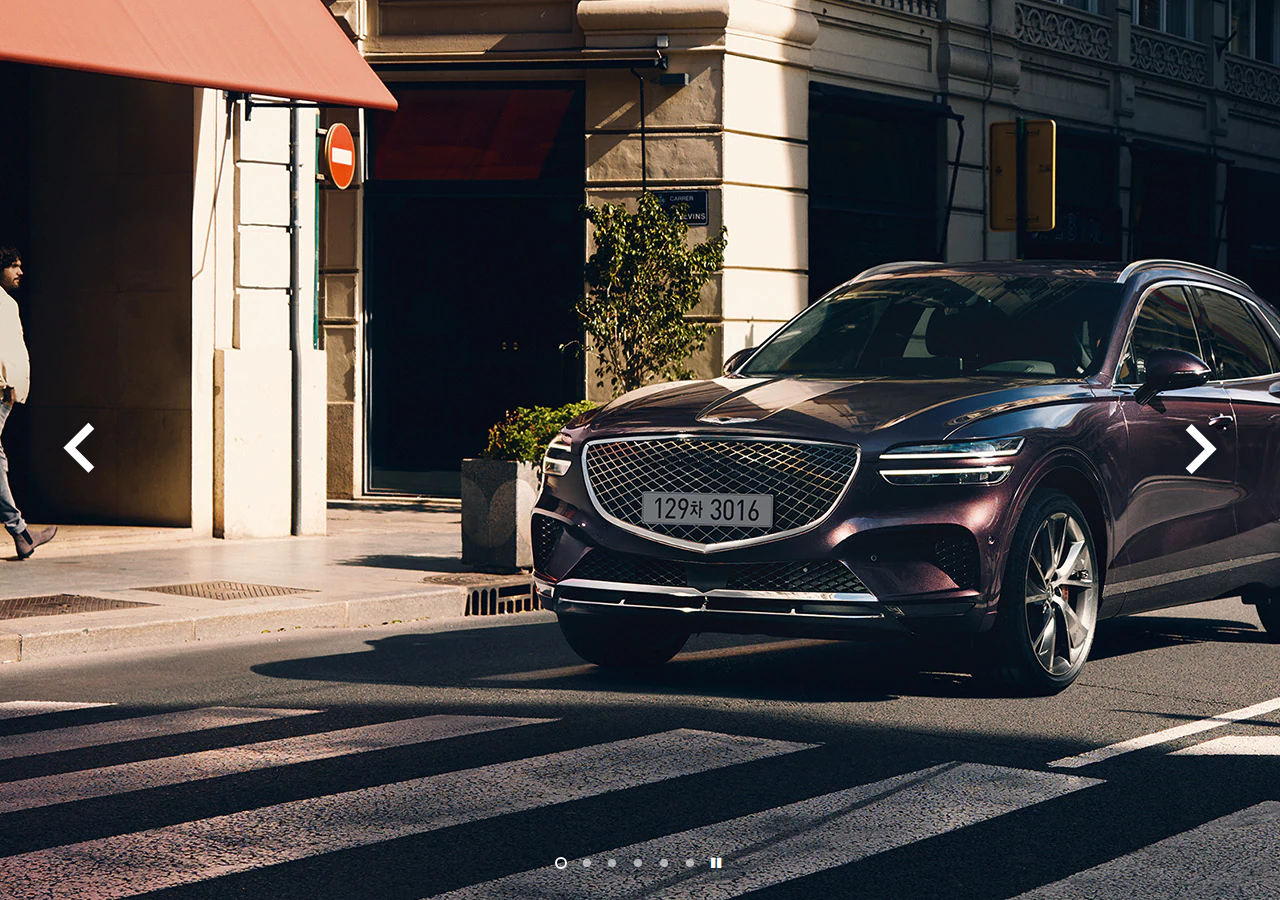
<file: index.html>
<!DOCTYPE html>
<html lang="ko">
<head>
  <meta charset="UTF-8">
  <meta http-equiv="X-UA-Compatible" content="IE=edge">
  <meta name="viewport" content="width=device-width, initial-scale=1.0">
  <title>제네시스 캐러셀슬라이드</title>
  <link rel="stylesheet" href="./css/style.css">
  <script src="./js/lib/jquery-1.12.4.min.js"></script>
  <link href="https://fonts.googleapis.com/icon?family=Material+Icons" rel="stylesheet">
  <link rel="stylesheet" href="https://cdnjs.cloudflare.com/ajax/libs/font-awesome/4.7.0/css/font-awesome.min.css">

</head>
<body>

  <div id="wrap">
    <header id="header"></header>
    <main id="main">
      <section id="section1">
        <div class="slide-container">
          <div class="slide-view">
            <ul class="slide-wrap">
              <li class="slide slide6"></li>
              <li class="slide slide1"></li>
              <li class="slide slide2"></li>
              <li class="slide slide3"></li>
              <li class="slide slide4"></li>
              <li class="slide slide5"></li>
              <li class="slide slide6"></li>
              <li class="slide slide1"></li>
            </ul>
          </div>
          <span class="next-btn-box"><a href="#" class="next-btn"><i class="material-icons">keyboard_arrow_right</i></a></span>
          <span class="prev-btn-box"><a href="#" class="prev-btn"><i class="material-icons">keyboard_arrow_left</i></a></span>

          <div class="page-btn-box">
            <span><a href="#" class="page-btn on"></a></span>
            <span><a href="#" class="page-btn"></a></span>
            <span><a href="#" class="page-btn"></a></span>
            <span><a href="#" class="page-btn"></a></span>
            <span><a href="#" class="page-btn"></a></span>
            <span><a href="#" class="page-btn"></a></span>
            <span><a href="#" class="pause-btn"><i class="fa fa-pause"></i></a></span>
          </div>

        </div>
      </section>
    </main>
    <footer id="footer"></footer>
  </div>
  
<script src="./js/genesis.js"></script>  
</body>
</html>
</file>
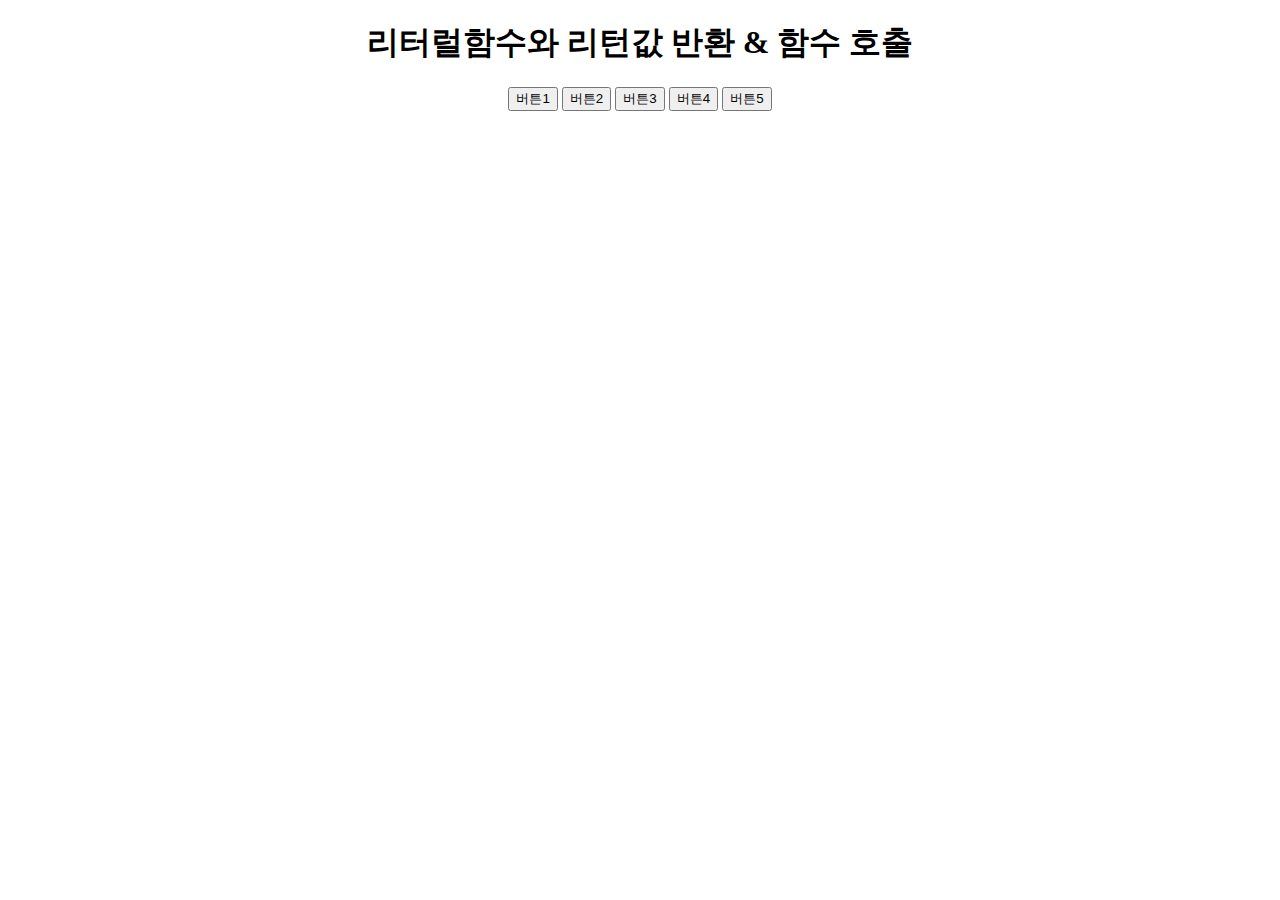
<file: 함수_리터럴함수_리턴값.html>
<!DOCTYPE html>
<html lang="en">
<head>
  <meta charset="UTF-8">
  <meta http-equiv="X-UA-Compatible" content="IE=edge">
  <meta name="viewport" content="width=device-width, initial-scale=1.0">
  <title>Document</title>
  <script src="./js/lib/jquery-1.12.4.min.js"></script>

</head>
<body>

  <!-- DOM 컨테이너 -->
  <div id="wrap" style="text-align:center;">
    <h1>리터럴함수와 리턴값 반환 & 함수 호출</h1>

    <button onclick=count()>버튼1</button>
    <button onclick=count2()>버튼2</button>
    <button>버튼3</button>
    <button>버튼4</button>
    <button>버튼5</button>
  </div>

  <script src="./js/리터럴함수_리턴값.js"></script>
  
</body>
</html>
</file>
<file: css/style.css>
@import url(./fonts.css);
@import url(./reset.css);

#wrap {width:100%;}
#wrap #main {width:100%;}
#wrap #main #section1 {width:100%;}
#wrap #main #section1 .slide-container {width:100%;position:relative;}
#wrap #main #section1 .slide-container .slide-view {width:100%;overflow:hidden;position:relative;z-index:1;}
#wrap #main #section1 .slide-container .slide-view .slide-wrap {width:800%;display:flex;margin-left:-100%;position:relative;}
#wrap #main #section1 .slide-container .slide-view .slide-wrap .slide {width:100%;height:100vh;background:url(../img/main-slide1.jpg) no-repeat 50% 50%;background-size:cover;}

#wrap #main #section1 .slide-container .slide-view .slide-wrap .slide1 {background-image:url(../img/main-slide1.jpg);}
#wrap #main #section1 .slide-container .slide-view .slide-wrap .slide2 {background-image:url(../img/main-slide2.jpg);}
#wrap #main #section1 .slide-container .slide-view .slide-wrap .slide3 {background-image:url(../img/main-slide3.jpg);}
#wrap #main #section1 .slide-container .slide-view .slide-wrap .slide4 {background-image:url(../img/main-slide4.jpg);}
#wrap #main #section1 .slide-container .slide-view .slide-wrap .slide5 {background-image:url(../img/main-slide5.jpg);}
#wrap #main #section1 .slide-container .slide-view .slide-wrap .slide6 {background-image:url(../img/main-slide6.jpg);}

/* 화살버튼 */
#wrap #main #section1 .slide-container .next-btn-box {position:absolute;top:50%;right:30px;width:100px;height:100px;margin-top:-50px;display:block;z-index:2;}
#wrap #main #section1 .slide-container .next-btn-box a {display:block;width:100%;height:100%;color:#fff;}
#wrap #main #section1 .slide-container .next-btn-box a i {font-size:100px;}

#wrap #main #section1 .slide-container .prev-btn-box {position:absolute;top:50%;left:30px;width:100px;height:100px;margin-top:-50px;display:block;z-index:2;}
#wrap #main #section1 .slide-container .prev-btn-box a {display:block;width:100%;height:100%;color:#fff;}
#wrap #main #section1 .slide-container .prev-btn-box a i {font-size:100px;}


/* 하단버튼 */
#wrap #main #section1 .slide-container .page-btn-box {width:100%;height:12px;position:absolute;bottom:30px;left:0;z-index:2;text-align:center;}
#wrap #main #section1 .slide-container .page-btn-box span {display:inline-block;width:12px;height:12px;margin:0 5px;}
#wrap #main #section1 .slide-container .page-btn-box span a {box-sizing:content-box;display:block;width:8px;height:8px;background:rgba(255,255,255, .6);border-radius:50%;outline:2px solid rgba(255,255,255, 0);transition:all .3s;} 
#wrap #main #section1 .slide-container .page-btn-box span a.on {background:rgba(255,255,255, 0);outline:2.5px solid rgba(255,255,255, 1);} 


#wrap #main #section1 .slide-container .page-btn-box span:nth-child(7) a {border-radius:0;background:none;width:12px;height:12px;position:relative;}
#wrap #main #section1 .slide-container .page-btn-box span:nth-child(7) a i {color:#fff;font-size:12px;position:absolute;top:-2px;left:0;}
</file>
